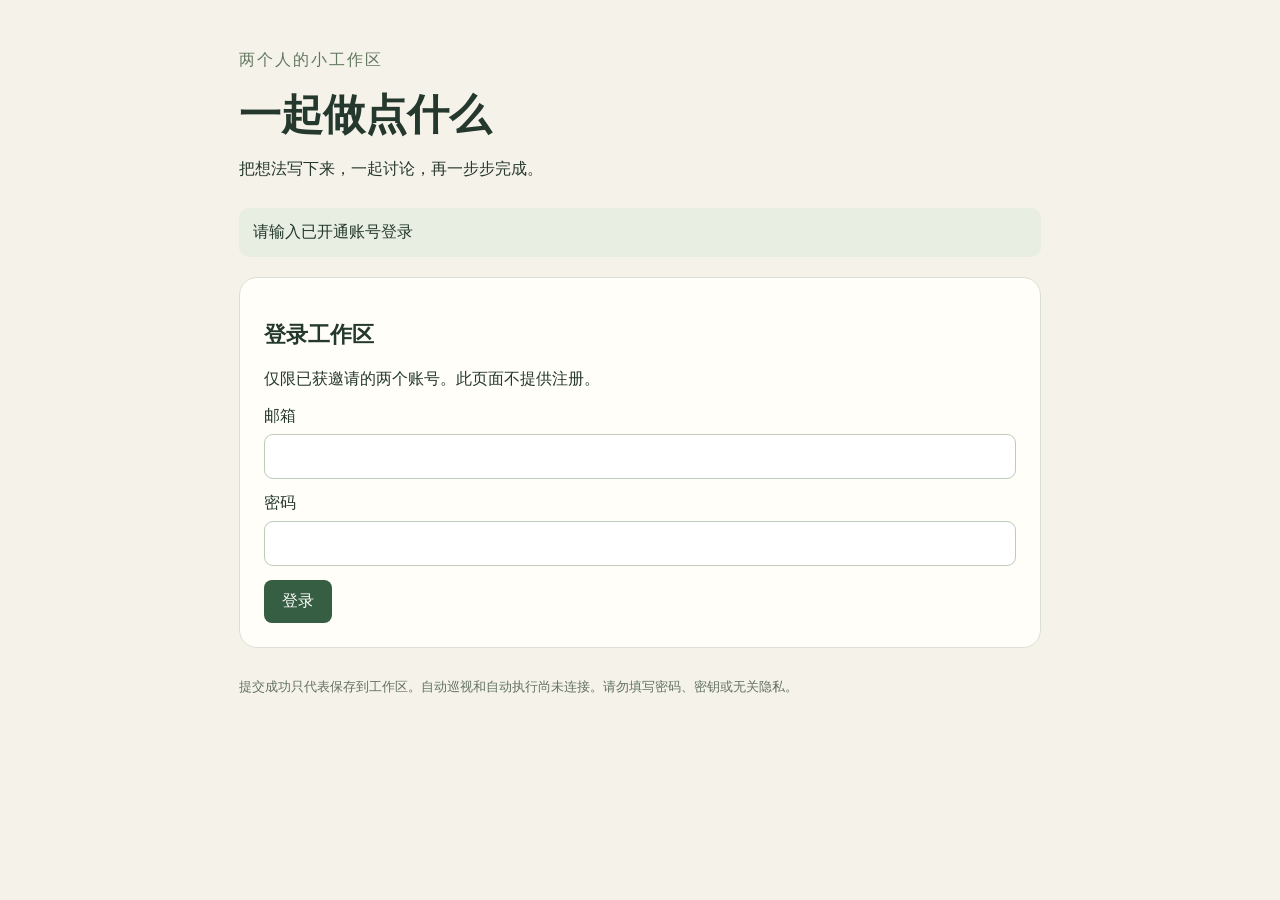
<file: index.html>
<!doctype html><html lang="zh-CN"><head><meta charset="utf-8"><meta name="viewport" content="width=device-width,initial-scale=1"><meta name="referrer" content="no-referrer"><meta http-equiv="Content-Security-Policy" content="default-src 'self'; script-src 'self'; style-src 'self'; connect-src 'self' https://*.supabase.co; object-src 'none'; base-uri 'none'; form-action 'none'"><title>一起做点什么 · 任务台</title><link rel="stylesheet" href="style.css"></head><body><main><header><p class="eyebrow">两个人的小工作区</p><h1>一起做点什么</h1><p>把想法写下来，一起讨论，再一步步完成。</p></header><p id="notice" role="status" aria-live="polite">正在检查配置…</p><section id="login"><h2>登录工作区</h2><p>仅限已获邀请的两个账号。此页面不提供注册。</p><form id="login-form"><label>邮箱<input name="email" type="email" autocomplete="username" required></label><label>密码<input name="password" type="password" autocomplete="current-password" required></label><button disabled id="login-button">登录</button></form></section><section id="recovery" hidden><h2>设置新密码</h2><p>请账号本人输入新密码。提交后返回登录，不会自动进入任务台。</p><form id="recovery-form"><label>新密码<input name="new-password" type="password" autocomplete="new-password" minlength="8" maxlength="128" required></label><label>确认新密码<input name="confirm-password" type="password" autocomplete="new-password" minlength="8" maxlength="128" required></label><button id="recovery-button" disabled>确认更新密码</button><button type="button" id="recovery-cancel">取消</button></form></section><section id="desk" hidden><div class="toolbar"><h2>我们的任务</h2><button id="refresh">刷新</button><button id="logout">退出</button></div><form id="task-form"><label>想做什么<input name="title" maxlength="120" required></label><label>具体要求<textarea name="details" maxlength="12000" rows="5" required></textarea></label><button>提交任务</button></form><div id="tasks"></div></section><footer>提交成功只代表保存到工作区。自动巡视和自动执行尚未连接。请勿填写密码、密钥或无关隐私。</footer></main><script type="module" src="src/app.mjs"></script></body></html>
</file>
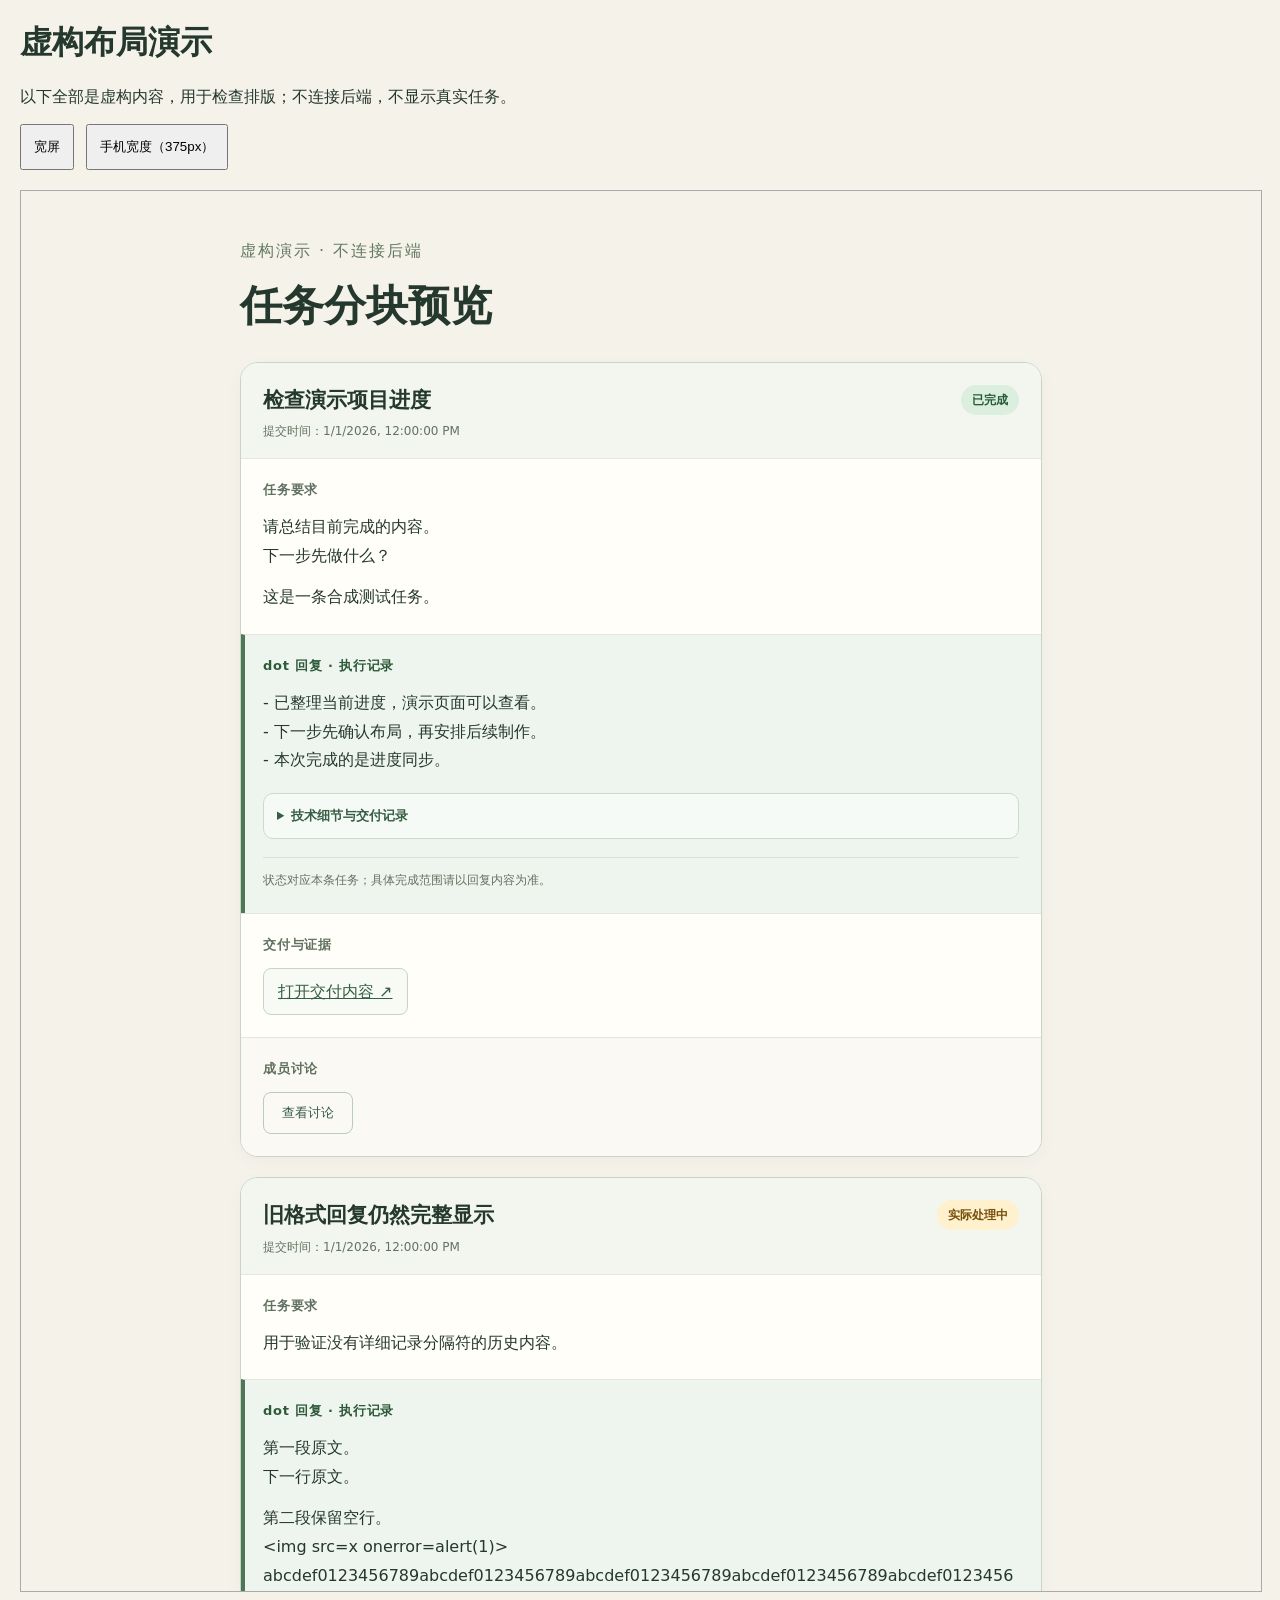
<file: layout-preview/index.html>
<!doctype html><html lang="zh-CN"><meta charset="utf-8"><meta name="viewport" content="width=device-width,initial-scale=1"><meta name="referrer" content="no-referrer"><title>虚构布局演示</title><style>body{font:16px system-ui;background:#f5f2e9;margin:20px;color:#25382d}button{padding:12px;margin-right:12px}iframe{display:block;width:100%;height:1400px;border:1px solid #aaa;margin-top:20px;max-width:100%;background:white}</style><h1>虚构布局演示</h1><p>以下全部是虚构内容，用于检查排版；不连接后端，不显示真实任务。</p><button id="wide">宽屏</button><button id="narrow">手机宽度（375px）</button><iframe title="任务卡合成示例" src="frame.html"></iframe><script src="controls.js"></script></html>
</file>
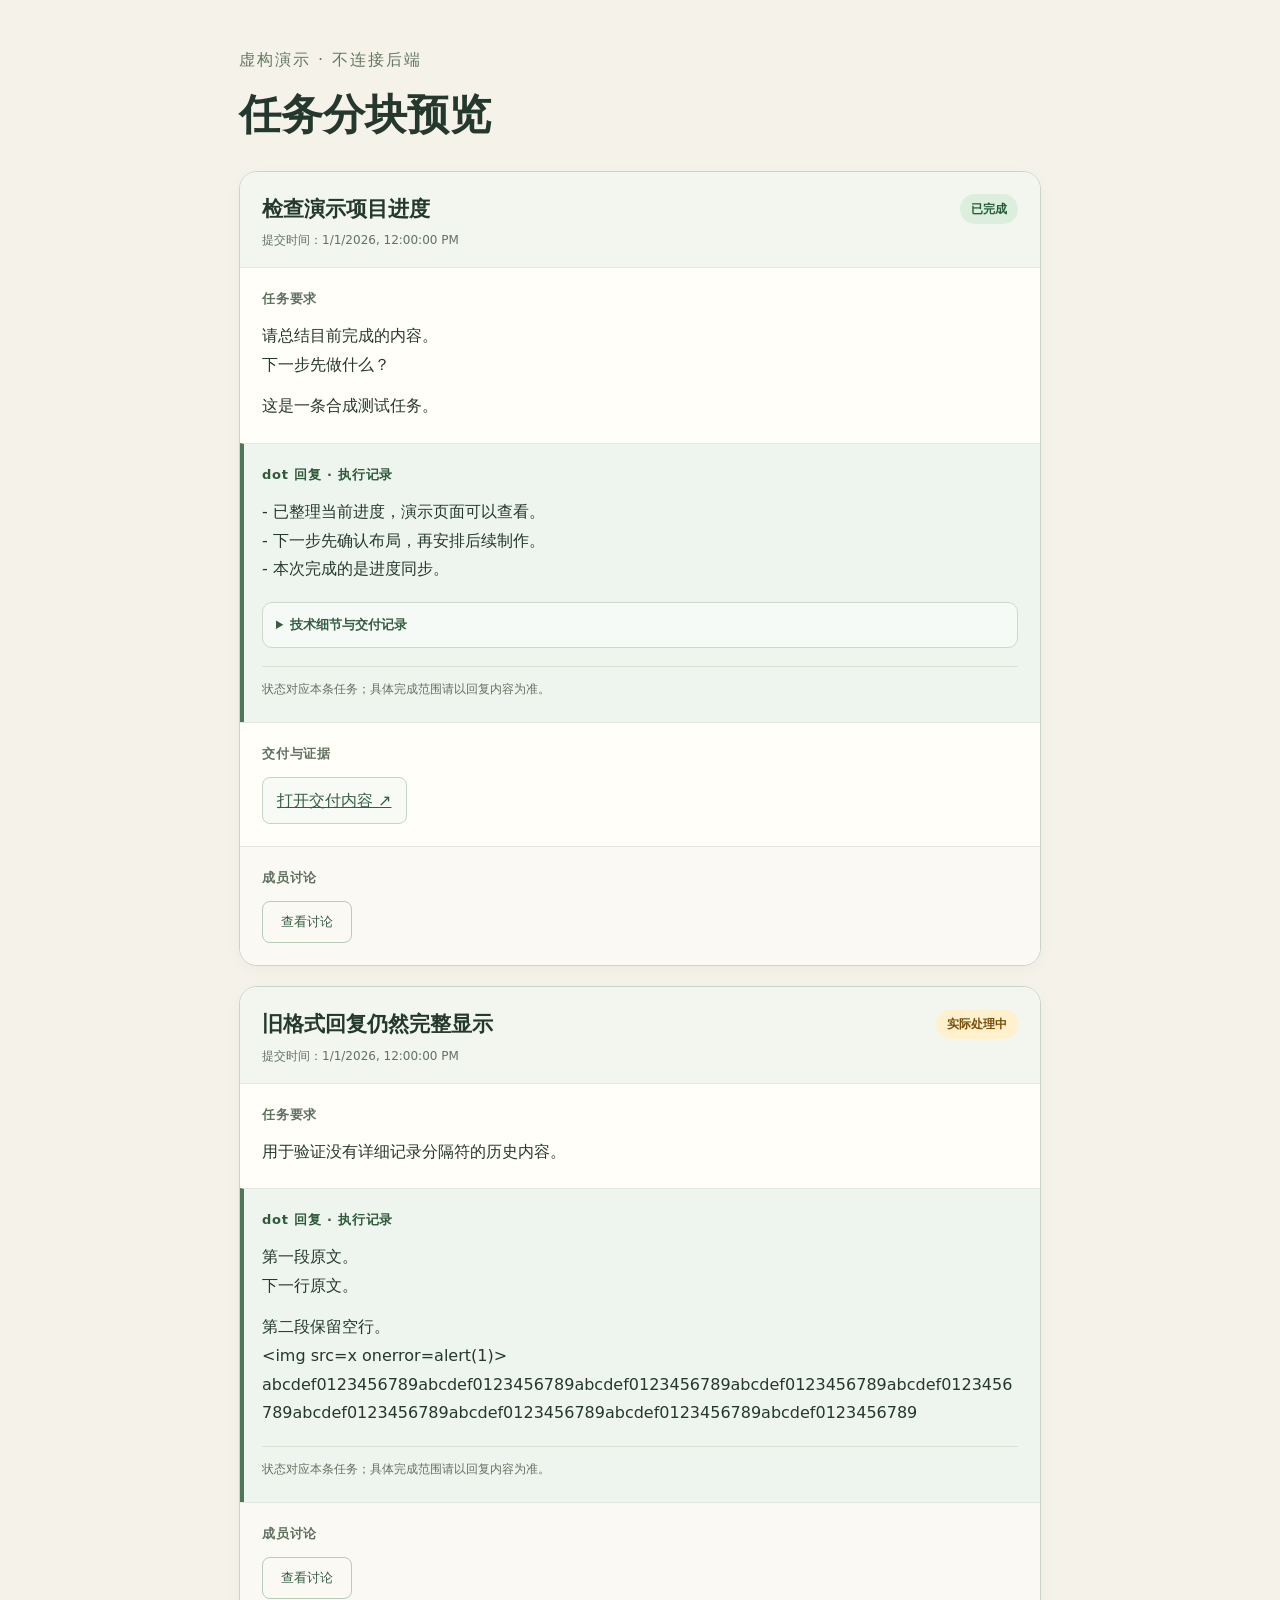
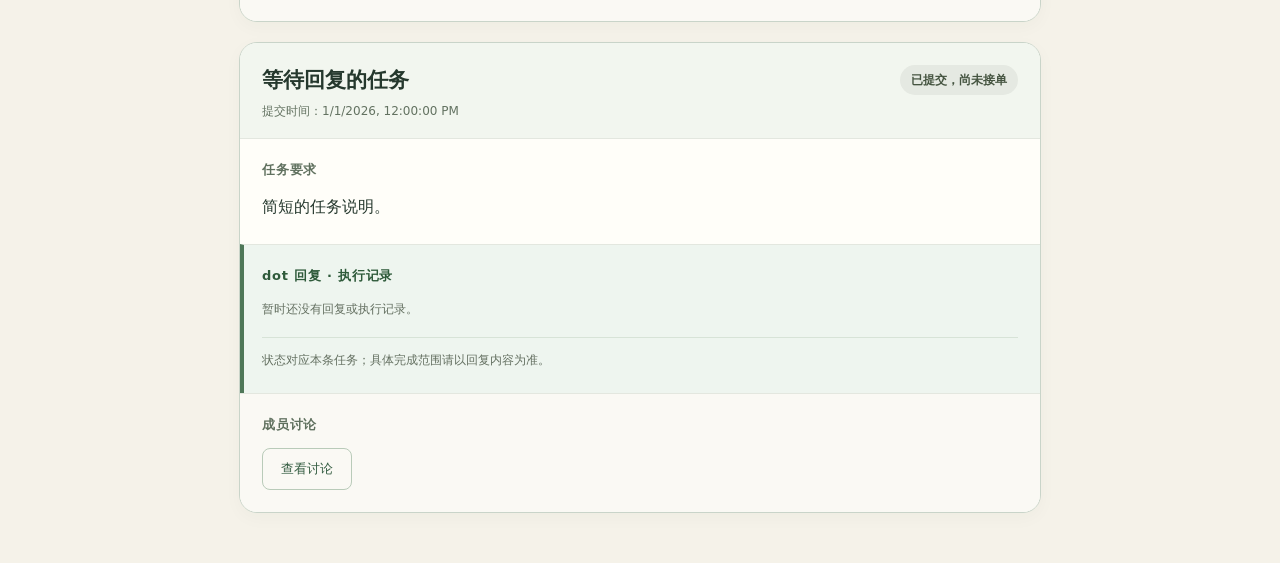
<file: layout-preview/frame.html>
<!doctype html><html lang="zh-CN"><head><meta charset="utf-8"><meta name="viewport" content="width=device-width,initial-scale=1"><title>合成布局测试</title><link rel="stylesheet" href="../style.css"></head><body><main><header><p class="eyebrow">虚构演示 · 不连接后端</p><h1>任务分块预览</h1></header><div id="preview"></div></main><script type="module" src="preview.mjs"></script></body></html>
</file>
<file: style.css>
:root{font-family:system-ui,sans-serif;color:#25382d;background:#f5f2e9}*{box-sizing:border-box}body{margin:0}main{max-width:850px;margin:50px auto;padding:0 24px}header{margin-bottom:28px}h1{font-size:42px;margin:8px 0}h2{font-size:22px}.eyebrow{color:#627860;letter-spacing:2px}section,article{background:#fffef9;padding:24px;border:1px solid #dce0d4;border-radius:18px;margin:20px 0}label{display:block;margin:14px 0}input,textarea{display:block;width:100%;margin-top:7px;padding:12px;border:1px solid #becaba;border-radius:9px;background:white;font:inherit}button{background:#365e43;color:white;border:0;border-radius:8px;padding:11px 18px;font:inherit;cursor:pointer}button:disabled{opacity:.45;cursor:not-allowed}.toolbar{display:flex;gap:12px;align-items:center}.toolbar h2{flex:1}article p{white-space:pre-wrap;overflow-wrap:anywhere}.meta,footer{font-size:13px;color:#637261}#notice{padding:14px;background:#e8eee1;border-radius:10px}footer{line-height:1.7;margin:28px 0}.comment{padding:10px;border-left:3px solid #d6dece}a{color:#365e43}@media(max-width:540px){main{margin:24px auto;padding:0 16px}h1{font-size:32px}section,article{padding:17px}.toolbar{flex-wrap:wrap}}
/* Task cards: independent request, reply, evidence and discussion regions. */
.task-card{padding:0;overflow:hidden;border-color:#c9d4c9;box-shadow:0 5px 18px #25382d08}.task-header{display:flex;align-items:flex-start;justify-content:space-between;gap:14px;margin:0;padding:22px 22px 8px;background:#f2f6ef}.task-title{font-size:21px;line-height:1.45;margin:0;min-width:0;overflow-wrap:anywhere}.state-badge{display:inline-block;flex:none;max-width:100%;font-size:12px;line-height:1.5;font-weight:600;border-radius:99px;padding:6px 11px;background:#e5e9e2;color:#455440}.state-done{background:#dceede;color:#265c38}.state-working{background:#fff0ce;color:#77500a}.state-failed{background:#f9e1df;color:#8a302b}.task-meta{margin:0;padding:0 22px 18px;background:#f2f6ef;color:#637261;font-size:12px}.task-card .task-block{margin:0;padding:22px;border:0;border-top:1px solid #e3e7df;border-radius:0;min-width:0}.block-title{margin:0 0 14px;font-size:13px;letter-spacing:.06em;color:#60715f}.task-card .reply-block{background:#eef5ef;border-left:4px solid #4e7758;padding-left:18px}.reply-block .block-title{color:#2e5a3a}.task-card .discussion-block{background:#faf9f4}.task-card .record-paragraph{margin:0;line-height:1.8;white-space:pre-wrap;overflow-wrap:anywhere;word-break:normal;min-width:0}.paragraph-gap{display:block;white-space:pre-wrap;font-size:5px;line-height:1.2}.scope-note,.empty-state{color:#647061;font-size:12px;line-height:1.7}.scope-note{margin:18px 0 0;padding-top:12px;border-top:1px solid #d7e3d7}.record-details{margin-top:18px;border:1px solid #cbdacb;border-radius:10px;background:#ffffff80;overflow:hidden}.record-details summary{padding:13px;cursor:pointer;font-size:13px;font-weight:600;color:#365e43;overflow-wrap:anywhere}.detail-body{padding:4px 14px 16px;font-size:14px}.evidence-link{display:inline-block;padding:10px 14px;border:1px solid #c5d4c5;border-radius:8px;background:#f8faf6;overflow-wrap:anywhere;max-width:100%;line-height:1.6}.discussion-toggle{background:transparent;color:#365e43;border:1px solid #b9cbb9;font-size:13px}.comments .comment{margin:16px 0;padding:12px 14px;background:white;border:1px solid #e3e6de;border-left:3px solid #c0cdb8;border-radius:6px;font-size:14px}.comments form{margin-top:18px;padding-top:4px;border-top:1px solid #e3e6de}.task-card a,.task-card summary,.task-card label{overflow-wrap:anywhere}.task-card button:focus-visible,.task-card a:focus-visible,.task-card summary:focus-visible{outline:3px solid #819b67;outline-offset:3px}@media(max-width:540px){.task-header{flex-direction:column;gap:10px;padding:18px 16px 10px}.task-title{font-size:19px}.task-meta{padding:0 16px 16px}.task-card .task-block{padding:18px 16px}.task-card .reply-block{padding-left:12px}.task-card{padding:0}.record-details summary{padding:12px}.detail-body{padding:0 12px 14px}.task-card .record-paragraph{font-size:14px}.state-badge{white-space:normal}}
</file>
